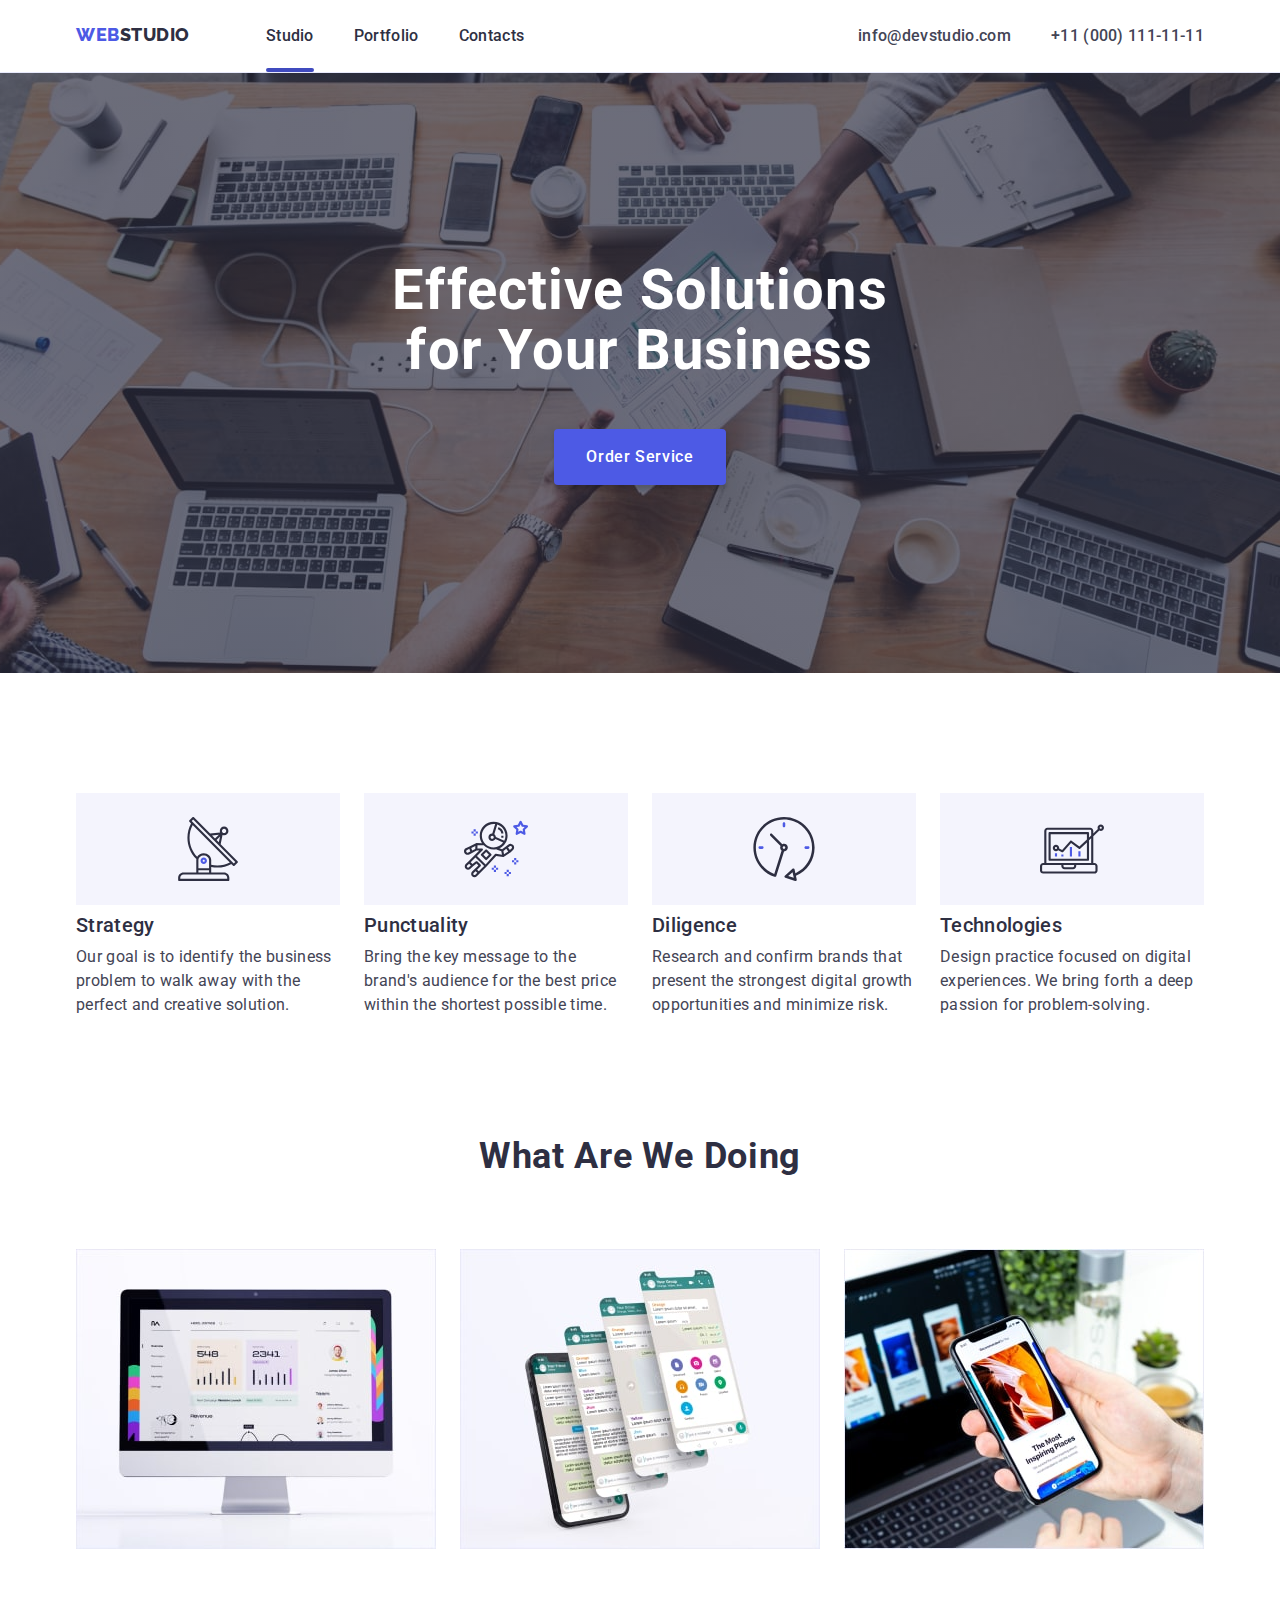
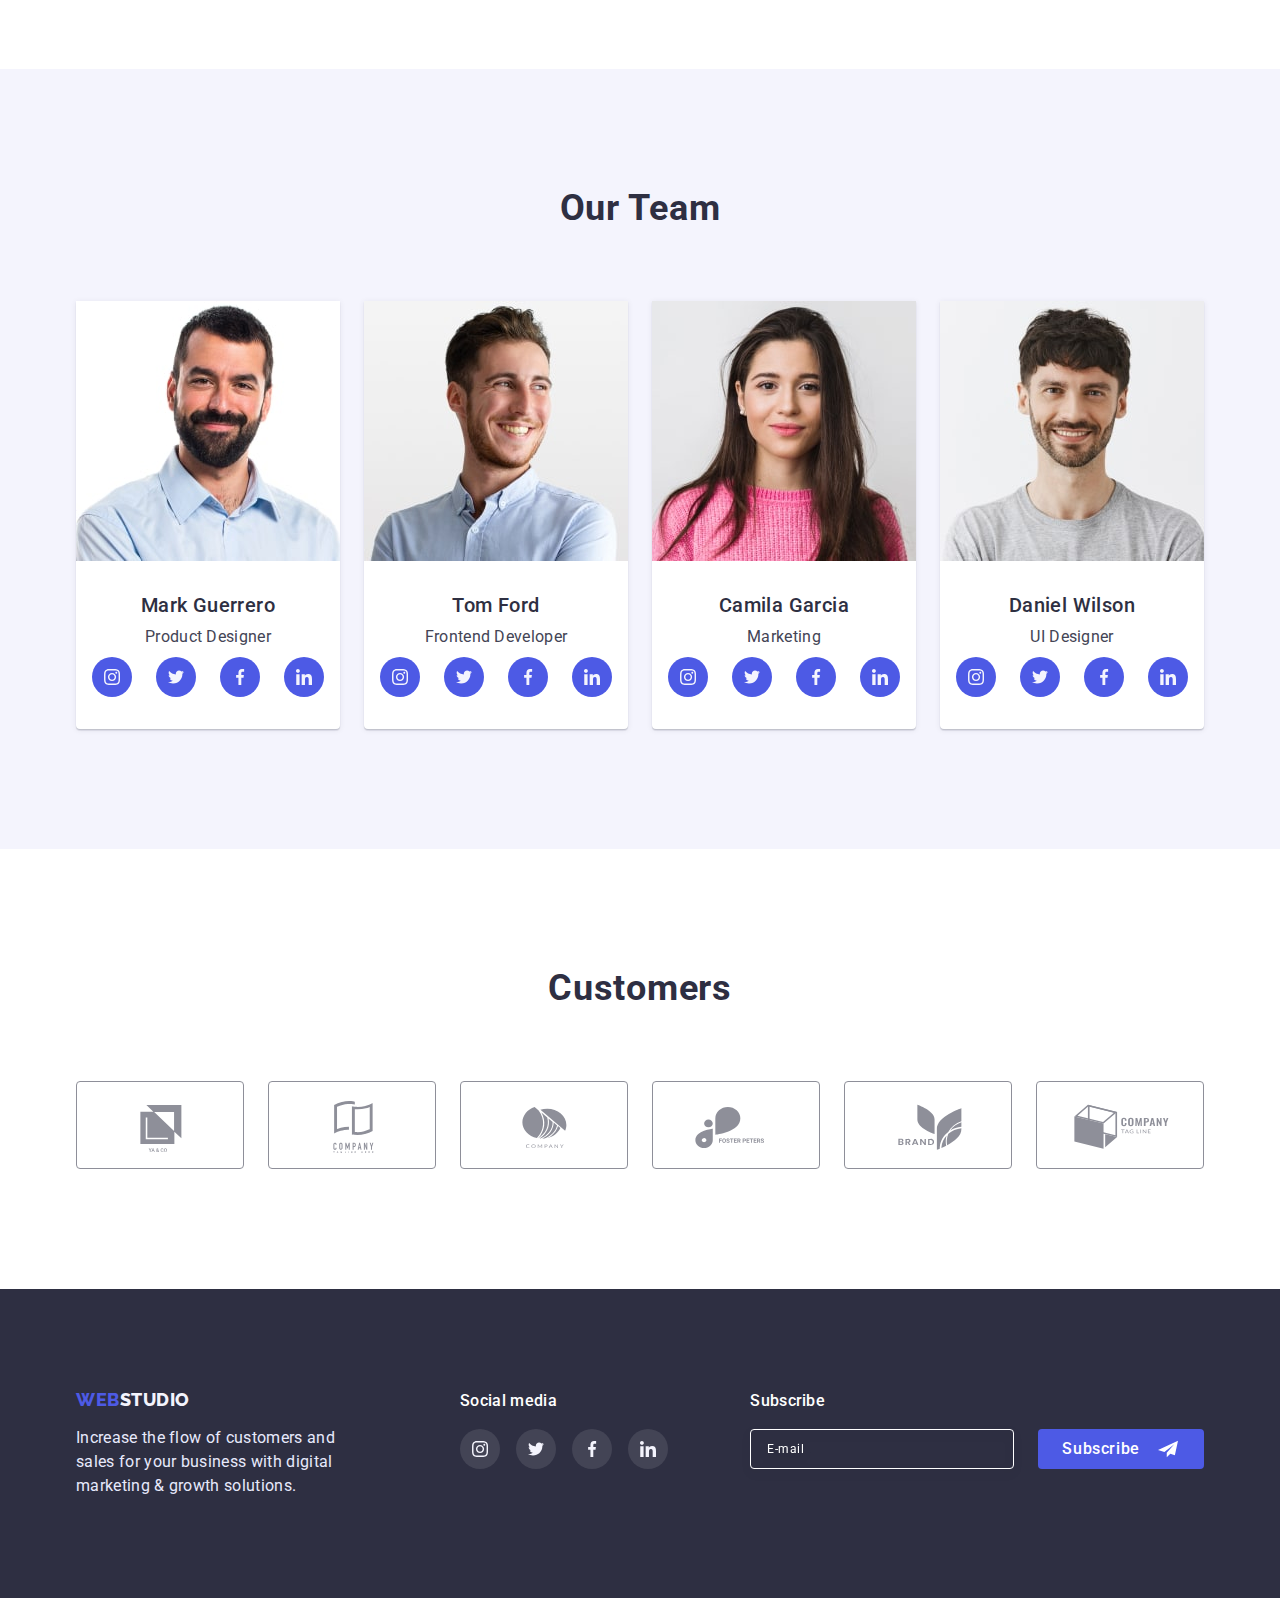
<file: index.html>
<!DOCTYPE html>
<html lang="en">
  <head>
    <meta charset="UTF-8" />
    <meta http-equiv="X-UA-Compatible" content="IE=edge" />
    <meta name="viewport" content="width=device-width, initial-scale=1.0" />
    <title>Business Help</title>
    <link rel="preconnect" href="https://fonts.googleapis.com" />
    <link rel="preconnect" href="https://fonts.gstatic.com" crossorigin />
    <link
      href="https://fonts.googleapis.com/css2?family=Raleway:wght@800&family=Roboto:wght@400;500;700;900&display=swap"
      rel="stylesheet"
    />

    <link
      rel="stylesheet"
      href="https://cdnjs.cloudflare.com/ajax/libs/modern-normalize/1.1.0/modern-normalize.min.css"
    />
    <link rel="stylesheet" href="./css/styles.css" />
  </head>
  <body>
    <header class="header">
      <div class="container header-wrapper">
        <nav class="nav">
          <a class="logo link" href="./index.html"
            >Web<span class="logo-studio link">Studio</span></a
          >
          <ul class="nav-list list">
            <li class="nav-item">
              <a class="nav-item-link link active" href="./index.html"
                >Studio</a
              >
            </li>
            <li class="nav-item">
              <a class="nav-item-link link" href="./portfolio.html"
                >Portfolio</a
              >
            </li>
            <li class="nav-item">
              <a class="nav-item-link link" href="">Contacts</a>
            </li>
          </ul>
        </nav>

        <address class="adress">
          <ul class="adress-list list">
            <li class="adress-item">
              <a class="adress-link link" href="mailto:info@devstudio.com"
                >info@devstudio.com</a
              >
            </li>
            <li class="adress-item">
              <a class="adress-link link" href="tel:+110001111111"
                >+11 (000) 111-11-11</a
              >
            </li>
          </ul>
        </address>
      </div>
    </header>
    <main>
      <section class="hero">
        <div class="overley">
          <div class="container">
            <h1 class="hero-title">Effective Solutions for Your Business</h1>
            <button class="button" type="button" data-modal-open>
              Order Service
            </button>
          </div>
        </div>
      </section>
      <section class="adv">
        <div class="container">
          <h2 hidden class="adv-title">advantages</h2>
          <ul class="adv-list list">
            <li class="adv-item">
              <div class="adv-item-bg">
                <svg width="64" height="64" class="adv-logo-icon">
                  <use href="./images/icons.svg#icon-antenna-1"></use>
                </svg>
              </div>
              <h3 class="adv-item-title">Strategy</h3>
              <p class="adv-item-text">
                Our goal is to identify the business problem to walk away with
                the perfect and creative solution.
              </p>
            </li>
            <li class="adv-item">
              <div class="adv-item-bg">
                <svg width="64" height="64" class="adv-logo-icon">
                  <use href="./images/icons.svg#icon-astronaut-1"></use>
                </svg>
              </div>
              <h3 class="adv-item-title">Punctuality</h3>
              <p class="adv-item-text">
                Bring the key message to the brand's audience for the best price
                within the shortest possible time.
              </p>
            </li>
            <li class="adv-item">
              <div class="adv-item-bg">
                <svg width="64" height="64" class="adv-logo-icon">
                  <use href="./images/icons.svg#icon-clock-1"></use>
                </svg>
              </div>
              <h3 class="adv-item-title">Diligence</h3>
              <p class="adv-item-text">
                Research and confirm brands that present the strongest digital
                growth opportunities and minimize risk.
              </p>
            </li>

            <li class="adv-item">
              <div class="adv-item-bg">
                <svg width="64" height="64" class="adv-logo-icon">
                  <use href="./images/icons.svg#icon-diagram-1"></use>
                </svg>
              </div>
              <h3 class="adv-item-title">Technologies</h3>
              <p class="adv-item-text">
                Design practice focused on digital experiences. We bring forth a
                deep passion for problem-solving.
              </p>
            </li>
          </ul>
        </div>
      </section>
      <section class="ourwork">
        <div class="container">
          <h2 class="ourwork-title">What are we doing</h2>
          <ul class="ourwork-list list">
            <li class="ourwork-item">
              <img
                class="ourwork-photo"
                src="./images/img1.jpg"
                alt="monitor"
                width="360"
              />
            </li>
            <li class="ourwork-item">
              <img
                class="ourwork-photo"
                src="./images/img2.jpg"
                alt="phone"
                width="360"
              />
            </li>
            <li class="ourwork-item">
              <img
                class="ourwork-photo"
                src="./images/img3.jpg"
                alt="notebook"
                width="360"
              />
            </li>
          </ul>
        </div>
      </section>
      <section class="team">
        <div class="container">
          <h2 class="team-title">Our Team</h2>
          <ul class="team-list list">
            <li class="team-item">
              <img
                class="team-photo"
                src="./images/img11.jpg"
                alt="Mark Guerrero"
                width="264"
              />
              <div class="team-box">
                <h3 class="team-sect-title">Mark Guerrero</h3>
                <p class="team-text">Product Designer</p>
                <ul class="soc-list list">
                  <li class="soc-item">
                    <a
                      href="https://www.instagram.com/"
                      target="_blank"
                      rel="noopener noreferrer nofollow"
                      class="soc-link link"
                    >
                      <svg class="team-soc-icon" width="16" height="16">
                        <use href="./images/icons.svg#icon-instagram-1"></use>
                      </svg>
                    </a>
                  </li>
                  <li class="soc-item">
                    <a
                      href="https://twitter.com/"
                      target="_blank"
                      rel="noopener noreferrer nofollow"
                      class="soc-link link"
                    >
                      <svg class="team-soc-icon" width="16" height="16">
                        <use href="./images/icons.svg#icon-twitter-1"></use>
                      </svg>
                    </a>
                  </li>
                  <li class="soc-item">
                    <a
                      href="https://www.facebook.com/"
                      target="_blank"
                      rel="noopener noreferrer nofollow"
                      class="soc-link link"
                    >
                      <svg class="team-soc-icon" width="16" height="16">
                        <use href="./images/icons.svg#icon-facebook-1"></use>
                      </svg>
                    </a>
                  </li>
                  <li class="soc-item">
                    <a
                      href="https://linkedin.com/"
                      target="_blank"
                      rel="noopener noreferrer nofollow"
                      class="soc-link link"
                    >
                      <svg class="team-soc-icon" width="16" height="16">
                        <use href="./images/icons.svg#icon-linkedin-1"></use>
                      </svg>
                    </a>
                  </li>
                </ul>
              </div>
            </li>
            <li class="team-item">
              <img
                class="team-photo"
                src="./images/img12.jpg"
                alt="Tom Ford"
                width="264"
              />
              <div class="team-box">
                <h3 class="team-sect-title">Tom Ford</h3>
                <p class="team-text">Frontend Developer</p>
                <ul class="soc-list list">
                  <li class="soc-item">
                    <a
                      href="https://www.instagram.com/"
                      target="_blank"
                      rel="noopener noreferrer nofollow"
                      class="soc-link link"
                    >
                      <svg class="team-soc-icon" width="16" height="16">
                        <use href="./images/icons.svg#icon-instagram-1"></use>
                      </svg>
                    </a>
                  </li>
                  <li class="soc-item">
                    <a
                      href="https://twitter.com/"
                      target="_blank"
                      rel="noopener noreferrer nofollow"
                      class="soc-link link"
                    >
                      <svg class="team-soc-icon" width="16" height="16">
                        <use href="./images/icons.svg#icon-twitter-1"></use>
                      </svg>
                    </a>
                  </li>
                  <li class="soc-item">
                    <a
                      href="https://www.facebook.com/"
                      target="_blank"
                      rel="noopener noreferrer nofollow"
                      class="soc-link link"
                    >
                      <svg class="team-soc-icon" width="16" height="16">
                        <use href="./images/icons.svg#icon-facebook-1"></use>
                      </svg>
                    </a>
                  </li>
                  <li class="soc-item">
                    <a
                      href="https://linkedin.com/"
                      target="_blank"
                      rel="noopener noreferrer nofollow"
                      class="soc-link link"
                    >
                      <svg class="team-soc-icon" width="16" height="16">
                        <use href="./images/icons.svg#icon-linkedin-1"></use>
                      </svg>
                    </a>
                  </li>
                </ul>
              </div>
            </li>
            <li class="team-item">
              <img
                class="team-photo"
                src="./images/img13.jpg"
                alt="Camila Garcia"
                width="264"
              />
              <div class="team-box">
                <h3 class="team-sect-title">Camila Garcia</h3>
                <p class="team-text">Marketing</p>
                <ul class="soc-list list">
                  <li class="soc-item">
                    <a
                      href="https://www.instagram.com/"
                      target="_blank"
                      rel="noopener noreferrer nofollow"
                      class="soc-link link"
                    >
                      <svg class="team-soc-icon" width="16" height="16">
                        <use href="./images/icons.svg#icon-instagram-1"></use>
                      </svg>
                    </a>
                  </li>
                  <li class="soc-item">
                    <a
                      href="https://twitter.com/"
                      target="_blank"
                      rel="noopener noreferrer nofollow"
                      class="soc-link link"
                    >
                      <svg class="team-soc-icon" width="16" height="16">
                        <use href="./images/icons.svg#icon-twitter-1"></use>
                      </svg>
                    </a>
                  </li>
                  <li class="soc-item">
                    <a
                      href="https://www.facebook.com/"
                      target="_blank"
                      rel="noopener noreferrer nofollow"
                      class="soc-link link"
                    >
                      <svg class="team-soc-icon" width="16" height="16">
                        <use href="./images/icons.svg#icon-facebook-1"></use>
                      </svg>
                    </a>
                  </li>
                  <li class="soc-item">
                    <a
                      href="https://linkedin.com/"
                      target="_blank"
                      rel="noopener noreferrer nofollow"
                      class="soc-link link"
                    >
                      <svg class="team-soc-icon" width="16" height="16">
                        <use href="./images/icons.svg#icon-linkedin-1"></use>
                      </svg>
                    </a>
                  </li>
                </ul>
              </div>
            </li>
            <li class="team-item">
              <img
                class="team-photo"
                src="./images/img14.jpg"
                alt="Daniel Wilson"
                width="264"
              />
              <div class="team-box">
                <h3 class="team-sect-title">Daniel Wilson</h3>
                <p class="team-text">UI Designer</p>
                <ul class="soc-list list">
                  <li class="soc-item">
                    <a
                      href="https://www.instagram.com/"
                      target="_blank"
                      rel="noopener noreferrer nofollow"
                      class="soc-link link"
                    >
                      <svg class="team-soc-icon" width="16" height="16">
                        <use href="./images/icons.svg#icon-instagram-1"></use>
                      </svg>
                    </a>
                  </li>
                  <li class="soc-item">
                    <a
                      href="https://twitter.com/"
                      target="_blank"
                      rel="noopener noreferrer nofollow"
                      class="soc-link link"
                    >
                      <svg class="team-soc-icon" width="16" height="16">
                        <use href="./images/icons.svg#icon-twitter-1"></use>
                      </svg>
                    </a>
                  </li>
                  <li class="soc-item">
                    <a
                      href="https://www.facebook.com/"
                      target="_blank"
                      rel="noopener noreferrer nofollow"
                      class="soc-link link"
                    >
                      <svg class="team-soc-icon" width="16" height="16">
                        <use href="./images/icons.svg#icon-facebook-1"></use>
                      </svg>
                    </a>
                  </li>
                  <li class="soc-item">
                    <a
                      href="https://linkedin.com/"
                      target="_blank"
                      rel="noopener noreferrer nofollow"
                      class="soc-link link"
                    >
                      <svg class="team-soc-icon" width="16" height="16">
                        <use href="./images/icons.svg#icon-linkedin-1"></use>
                      </svg>
                    </a>
                  </li>
                </ul>
              </div>
            </li>
          </ul>
        </div>
      </section>
      <section class="customers">
        <div class="container">
          <h2 class="customers-title">Customers</h2>
          <ul class="customers-list list">
            <li class="customers-item">
              <a
                href=""
                target="_blank"
                rel="noopener noreferrer nofollow"
                class="customers-link link"
              >
                <svg width="104" height="56" class="customers-icon">
                  <use href="./images/icons.svg#icon-logo1"></use>
                </svg>
              </a>
            </li>
            <li class="customers-item">
              <a
                href=""
                target="_blank"
                rel="noopener noreferrer nofollow"
                class="customers-link"
              >
                <svg width="104" height="56" class="customers-icon">
                  <use href="./images/icons.svg#icon-logo2"></use>
                </svg>
              </a>
            </li>
            <li class="customers-item">
              <a
                href=""
                target="_blank"
                rel="noopener noreferrer nofollow"
                class="customers-link"
              >
                <svg width="104" height="56" class="customers-icon">
                  <use href="./images/icons.svg#icon-logo3"></use>
                </svg>
              </a>
            </li>
            <li class="customers-item">
              <a
                href=""
                target="_blank"
                rel="noopener noreferrer nofollow"
                class="customers-link"
              >
                <svg width="104" height="56" class="customers-icon">
                  <use href="./images/icons.svg#icon-logo4"></use>
                </svg>
              </a>
            </li>
            <li class="customers-item">
              <a
                href=""
                target="_blank"
                rel="noopener noreferrer nofollow"
                class="customers-link"
              >
                <svg width="104" height="56" class="customers-icon">
                  <use href="./images/icons.svg#icon-logo5"></use>
                </svg>
              </a>
            </li>
            <li class="customers-item">
              <a
                href=""
                target="_blank"
                rel="noopener noreferrer nofollow"
                class="customers-link"
              >
                <svg width="104" height="56" class="customers-icon">
                  <use href="./images/icons.svg#icon-logo6"></use>
                </svg>
              </a>
            </li>
          </ul>
        </div>
      </section>
    </main>
    <footer class="footer">
      <div class="container footer-container">
        <div class="social">
          <a class="footer-logo link" href="./index.html"
            >Web<span class="footer-logo-studio link">Studio</span></a
          >
          <p class="footer-text">
            Increase the flow of customers and sales for your business with
            digital marketing & growth solutions.
          </p>
        </div>
        <div class="soc-icon">
          <h2 class="footer-soc-title">Social media</h2>
          <ul class="soc-list list">
            <li class="soc-item">
              <a
                href="https://www.instagram.com/"
                target="_blank"
                rel="noopener noreferrer nofollow"
                class="soc-link link"
              >
                <svg class="footer-soc-icon" width="16" height="16">
                  <use href="./images/icons.svg#icon-instagram-1"></use>
                </svg>
              </a>
            </li>
            <li class="soc-item">
              <a
                href="https://twitter.com/"
                target="_blank"
                rel="noopener noreferrer nofollow"
                class="soc-link link"
              >
                <svg class="footer-soc-icon" width="16" height="16">
                  <use href="./images/icons.svg#icon-twitter-1"></use>
                </svg>
              </a>
            </li>
            <li class="soc-item">
              <a
                href="https://www.facebook.com/"
                target="_blank"
                rel="noopener noreferrer nofollow"
                class="soc-link link"
              >
                <svg class="footer-soc-icon" width="16" height="16">
                  <use href="./images/icons.svg#icon-facebook-1"></use>
                </svg>
              </a>
            </li>
            <li class="soc-item">
              <a
                href="https://linkedin.com/"
                target="_blank"
                rel="noopener noreferrer nofollow"
                class="soc-link link"
              >
                <svg class="footer-soc-icon" width="16" height="16">
                  <use href="./images/icons.svg#icon-linkedin-1"></use>
                </svg>
              </a>
            </li>
          </ul>
        </div>
        <form class="footer-form">
          <p class="footer-form-title">Subscribe</p>
          <div class="footer-form-wrap">
            <label class="footer-form-label" for="email">
              <input
                class="footer-form-input"
                type="email"
                name="email"
                id="email"
                placeholder="E-mail"
            /></label>
            <button class="footer-form-button" type="submit">
              Subscribe
              <svg width="24" height="20" class="footer-button-icon">
                <use href="./images/icons.svg#icon-frame-3"></use>
              </svg>
            </button>
          </div>
        </form>
      </div>
    </footer>
    <div class="backdrop is-hidden" data-modal>
      <div class="modal">
        <button type="button" class="data-modal-button" data-modal-close>
          <svg class="modal-close-icon" width="8" height="8">
            <use href="./images/icons.svg#icon-close-black"></use>
          </svg>
        </button>
        <form class="modal-form">
          <p class="modal-title">
            Leave your contacts and we will call you back
          </p>
          <label class="modal-label" for="name"> Name</label>
          <div class="modal-input-wrap">
            <input
              class="modal-input"
              type="text"
              name="name"
              id="name"
              placeholder=""
            />
            <svg class="modal-icon" width="18" height="18">
              <use href="./images/icons.svg#icon-person-black-1"></use>
            </svg>
          </div>

          <label class="modal-label" for="tel"> Phone</label>
          <div class="modal-input-wrap">
            <input class="modal-input" type="tel" name="tel" id="tel" />
            <svg class="modal-icon" width="18" height="18">
              <use href="./images/icons.svg#icon-phone-black-1"></use>
            </svg>
          </div>

          <label class="modal-label" for="email-mod"> Email</label>
          <div class="modal-input-wrap">
            <input
              class="modal-input"
              type="email"
              name="email"
              id="email-mod"
            />
            <svg class="modal-icon" width="18" height="18">
              <use href="./images/icons.svg#icon-email-black-1"></use>
            </svg>
          </div>

          <label class="modal-label" for="comment"> Comment</label>
          <textarea
            class="modal-comment"
            name="comment"
            id="comment"
            placeholder="Text input"
          ></textarea>
          <div class="privat-wrap">
            <input
              type="checkbox"
              name="privat"
              id="privat"
              value="true"
              class="modal-input-privat visually-hidden"
            />
            <label for="privat" class="modal-label-privat">
              <span>
                <svg class="modal-icon-check" width="10" height="8">
                  <use href="./images/icons.svg#icon-check"></use>
                </svg>
              </span>
              I accept the terms and conditions of the
              <a class="privat-link" rel="noopener nofollow noreferrer" href=""
                >Privacy Policy</a
              >
            </label>
          </div>
          <button class="modal-button" type="submit">Send</button>
        </form>
      </div>
    </div>
    <script src="./js/modal.js"></script>
  </body>
</html>
</file>
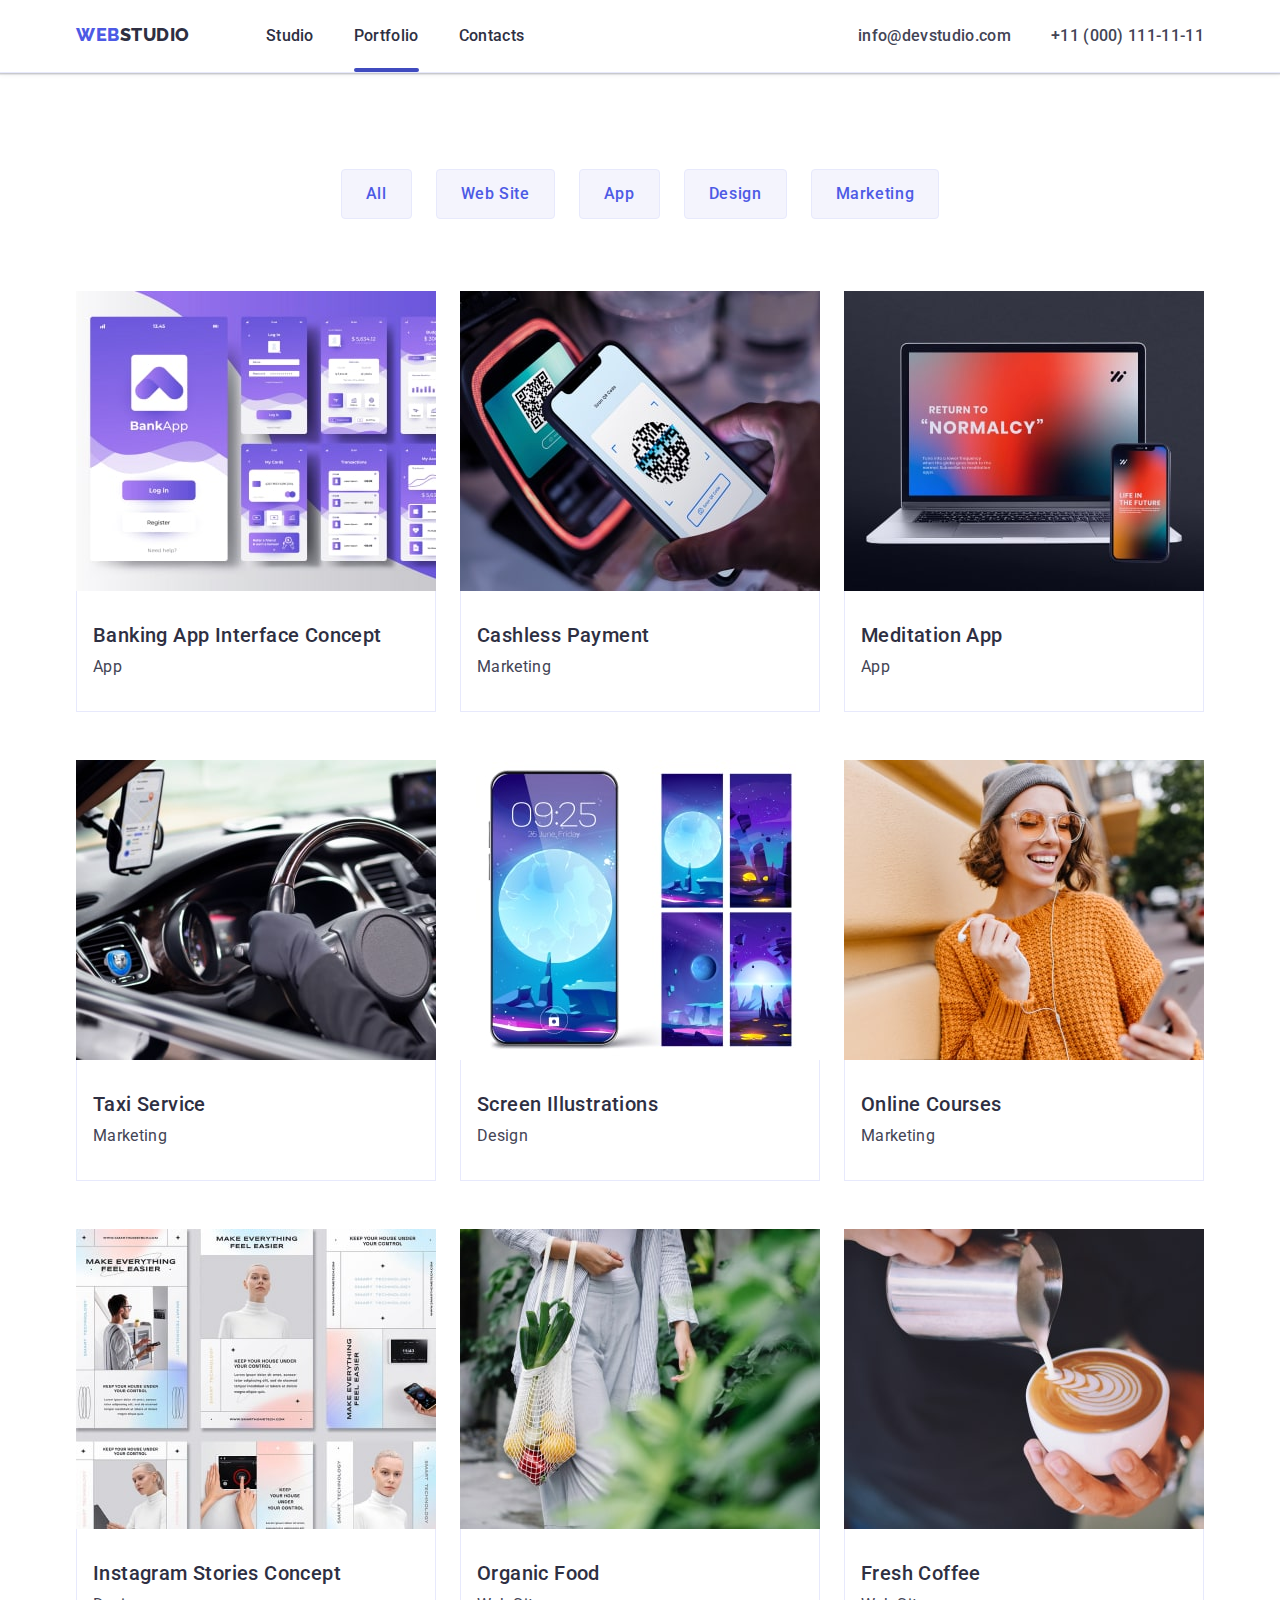
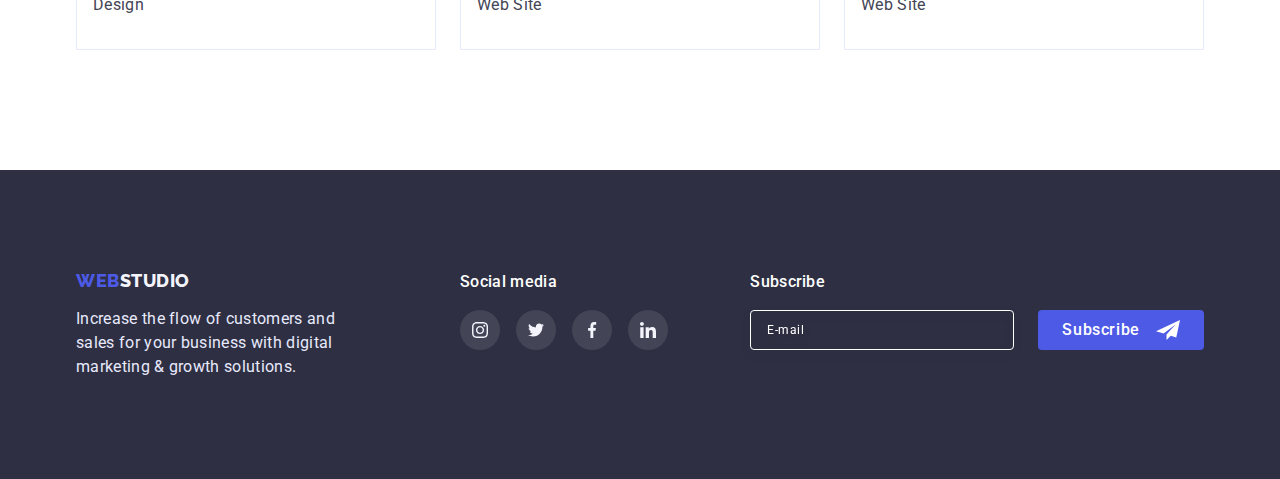
<file: portfolio.html>
<!DOCTYPE html>
<html lang="en">
  <head>
    <meta charset="UTF-8" />
    <meta http-equiv="X-UA-Compatible" content="IE=edge" />
    <meta name="viewport" content="width=device-width, initial-scale=1.0" />
    <title>Business Help</title>
    <link rel="preconnect" href="https://fonts.googleapis.com" />
    <link rel="preconnect" href="https://fonts.gstatic.com" crossorigin />
    <link
      href="https://fonts.googleapis.com/css2?family=Raleway:wght@800&family=Roboto:wght@400;500;700;900&display=swap"
      rel="stylesheet"
    />
    <link
      rel="stylesheet"
      href="https://cdnjs.cloudflare.com/ajax/libs/modern-normalize/1.1.0/modern-normalize.min.css"
    />
    <link rel="stylesheet" href="./css/styles.css" />
  </head>
  <body>
    <header class="header port-header">
      <div class="container header-wrapper">
        <nav class="nav">
          <a class="logo link" href="./index.html"
            >Web<span class="logo-studio link">Studio</span></a
          >
          <ul class="nav-list list">
            <li class="nav-item">
              <a class="nav-item-link link" href="./index.html">Studio</a>
            </li>
            <li class="nav-item">
              <a class="nav-item-link link active" href="./portfolio.html"
                >Portfolio</a
              >
            </li>
            <li class="nav-item">
              <a class="nav-item-link link" href="">Contacts</a>
            </li>
          </ul>
        </nav>

        <address class="adress">
          <ul class="adress-list list">
            <li class="adress-item">
              <a class="adress-link link" href="mailto:info@devstudio.com"
                >info@devstudio.com</a
              >
            </li>
            <li class="adress-item">
              <a class="adress-link link" href="tel:+110001111111"
                >+11 (000) 111-11-11</a
              >
            </li>
          </ul>
        </address>
      </div>
    </header>
    <main>
      <section class="portfolio">
        <div class="container">
          <h1 hidden class="portfolio-title">Portfolio</h1>
          <ul class="porbutton-list list">
            <li class="portbutton-item">
              <button type="button" class="portbutton">All</button>
            </li>
            <li class="portbutton-item">
              <button type="button" class="portbutton">Web Site</button>
            </li>
            <li class="portbutton-item">
              <button type="button" class="portbutton">App</button>
            </li>
            <li class="portbutton-item">
              <button type="button" class="portbutton">Design</button>
            </li>
            <li class="portbutton-item">
              <button type="button" class="portbutton">Marketing</button>
            </li>
          </ul>
          <ul class="portfolio-list list">
            <li class="portfolio-item">
              <a class="port-link link" href="">
                <div class="port-wrap-overlay">
                  <img
                    class="port-link-img"
                    src="./images/img21.jpg"
                    width="360"
                    height="300"
                    alt="app"
                  />
                  <p class="port-overlay-text">
                    14 Stylish and User-Friendly App Design Concepts · Task
                    Manager App · Calorie Tracker App · Exotic Fruit Ecommerce
                    App · Cloud Storage App
                  </p>
                </div>
                <div class="border-text">
                  <h2 class="portfolio-subtitle">
                    Banking App Interface Concept
                  </h2>
                  <p class="portfolio-text">App</p>
                </div>
              </a>
            </li>
            <li class="portfolio-item">
              <a class="port-link link" href="">
                <div class="port-wrap-overlay">
                  <img
                    class="port-link-img"
                    src="./images/img22.jpg"
                    width="360"
                    height="300"
                    alt="marketing"
                  />
                  <p class="port-overlay-text">
                    14 Stylish and User-Friendly App Design Concepts · Task
                    Manager App · Calorie Tracker App · Exotic Fruit Ecommerce
                    App · Cloud Storage App
                  </p>
                </div>
                <div class="border-text">
                  <h2 class="portfolio-subtitle">Cashless Payment</h2>
                  <p class="portfolio-text">Marketing</p>
                </div>
              </a>
            </li>
            <li class="portfolio-item">
              <a class="port-link link" href="">
                <div class="port-wrap-overlay">
                  <img
                    class="port-link-img"
                    src="./images/img23.jpg"
                    width="360"
                    height="300"
                    alt="app"
                  />
                  <p class="port-overlay-text">
                    14 Stylish and User-Friendly App Design Concepts · Task
                    Manager App · Calorie Tracker App · Exotic Fruit Ecommerce
                    App · Cloud Storage App
                  </p>
                </div>
                <div class="border-text">
                  <h2 class="portfolio-subtitle">Meditation App</h2>
                  <p class="portfolio-text">App</p>
                </div></a
              >
            </li>
            <li class="portfolio-item">
              <a class="port-link link" href="">
                <div class="port-wrap-overlay">
                  <img
                    class="port-link-img"
                    src="./images/img24.jpg"
                    width="360"
                    height="300"
                    alt="marketing"
                  />
                  <p class="port-overlay-text">
                    14 Stylish and User-Friendly App Design Concepts · Task
                    Manager App · Calorie Tracker App · Exotic Fruit Ecommerce
                    App · Cloud Storage App
                  </p>
                </div>
                <div class="border-text">
                  <h2 class="portfolio-subtitle">Taxi Service</h2>
                  <p class="portfolio-text">Marketing</p>
                </div>
              </a>
            </li>
            <li class="portfolio-item">
              <a class="port-link link" href="">
                <div class="port-wrap-overlay">
                  <img
                    class="port-link-img"
                    src="./images/img25.jpg"
                    width="360"
                    height="300"
                    alt="design"
                  />
                  <p class="port-overlay-text">
                    14 Stylish and User-Friendly App Design Concepts · Task
                    Manager App · Calorie Tracker App · Exotic Fruit Ecommerce
                    App · Cloud Storage App
                  </p>
                </div>
                <div class="border-text">
                  <h2 class="portfolio-subtitle">Screen Illustrations</h2>
                  <p class="portfolio-text">Design</p>
                </div>
              </a>
            </li>
            <li class="portfolio-item">
              <a class="port-link link" href="">
                <div class="port-wrap-overlay">
                  <img
                    class="port-link-img"
                    src="./images/img26.jpg"
                    width="360"
                    height="300"
                    alt="marketing"
                  />
                  <p class="port-overlay-text">
                    14 Stylish and User-Friendly App Design Concepts · Task
                    Manager App · Calorie Tracker App · Exotic Fruit Ecommerce
                    App · Cloud Storage App
                  </p>
                </div>
                <div class="border-text">
                  <h2 class="portfolio-subtitle">Online Courses</h2>
                  <p class="portfolio-text">Marketing</p>
                </div>
              </a>
            </li>
            <li class="portfolio-item">
              <a class="port-link link" href="">
                <div class="port-wrap-overlay">
                  <img
                    class="port-link-img"
                    src="./images/img27.jpg"
                    width="360"
                    height="300"
                    alt="design"
                  />
                  <p class="port-overlay-text">
                    14 Stylish and User-Friendly App Design Concepts · Task
                    Manager App · Calorie Tracker App · Exotic Fruit Ecommerce
                    App · Cloud Storage App
                  </p>
                </div>
                <div class="border-text">
                  <h2 class="portfolio-subtitle">Instagram Stories Concept</h2>
                  <p class="portfolio-text">Design</p>
                </div>
              </a>
            </li>
            <li class="portfolio-item">
              <a class="port-link link" href="">
                <div class="port-wrap-overlay">
                  <img
                    class="port-link-img"
                    src="./images/img28.jpg"
                    width="360"
                    height="300"
                    alt="web site"
                  />
                  <p class="port-overlay-text">
                    14 Stylish and User-Friendly App Design Concepts · Task
                    Manager App · Calorie Tracker App · Exotic Fruit Ecommerce
                    App · Cloud Storage App
                  </p>
                </div>
                <div class="border-text">
                  <h2 class="portfolio-subtitle">Organic Food</h2>
                  <p class="portfolio-text">Web Site</p>
                </div>
              </a>
            </li>
            <li class="portfolio-item">
              <a class="port-link link" href="">
                <div class="port-wrap-overlay">
                  <img
                    class="port-link-img"
                    src="./images/img29.jpg"
                    width="360"
                    height="300"
                    alt="web site"
                  />
                  <p class="port-overlay-text">
                    14 Stylish and User-Friendly App Design Concepts · Task
                    Manager App · Calorie Tracker App · Exotic Fruit Ecommerce
                    App · Cloud Storage App
                  </p>
                </div>
                <div class="border-text">
                  <h2 class="portfolio-subtitle">Fresh Coffee</h2>
                  <p class="portfolio-text">Web Site</p>
                </div>
              </a>
            </li>
          </ul>
        </div>
      </section>
    </main>
    <footer class="footer">
      <div class="container footer-container">
        <div class="social">
          <a class="footer-logo link" href="./index.html"
            >Web<span class="footer-logo-studio link">Studio</span></a
          >
          <p class="footer-text">
            Increase the flow of customers and sales for your business with
            digital marketing & growth solutions.
          </p>
        </div>
        <div class="soc-icon">
          <h2 class="footer-soc-title">Social media</h2>
          <ul class="soc-list list">
            <li class="soc-item">
              <a
                href="https://www.instagram.com/"
                target="_blank"
                rel="noopener noreferrer nofollow"
                class="soc-link link"
              >
                <svg class="footer-soc-icon" width="16" height="16">
                  <use href="./images/icons.svg#icon-instagram-1"></use>
                </svg>
              </a>
            </li>
            <li class="soc-item">
              <a
                href="https://twitter.com/"
                target="_blank"
                rel="noopener noreferrer nofollow"
                class="soc-link link"
              >
                <svg class="footer-soc-icon" width="16" height="16">
                  <use href="./images/icons.svg#icon-twitter-1"></use>
                </svg>
              </a>
            </li>
            <li class="soc-item">
              <a
                href="https://www.facebook.com/"
                target="_blank"
                rel="noopener noreferrer nofollow"
                class="soc-link link"
              >
                <svg class="footer-soc-icon" width="16" height="16">
                  <use href="./images/icons.svg#icon-facebook-1"></use>
                </svg>
              </a>
            </li>
            <li class="soc-item">
              <a
                href="https://linkedin.com/"
                target="_blank"
                rel="noopener noreferrer nofollow"
                class="soc-link link"
              >
                <svg class="footer-soc-icon" width="16" height="16">
                  <use href="./images/icons.svg#icon-linkedin-1"></use>
                </svg>
              </a>
            </li>
          </ul>
        </div>
        <form class="footer-form">
          <p class="footer-form-title">Subscribe</p>
          <div class="footer-form-wrap">
            <label class="footer-form-title" for="email">
              <input
                class="footer-form-input"
                type="email"
                name="email"
                id="email"
                placeholder="E-mail"
            /></label>
            <button class="footer-form-button" type="submit">
              Subscribe
              <svg width="24" height="24" class="footer-button-icon">
                <use href="./images/icons.svg#icon-frame-3"></use>
              </svg>
            </button>
          </div>
        </form>
      </div>
    </footer>
  </body>
</html>
</file>
<file: css/styles.css>
/* root color */

:root {
    --primary-brand: #4D5AE5;
    --pressed-state: #404BBF;
    --title-dark: #2E2F42;
    --success: #31D0AA;
    --text: #434455;
    --subtle-text: #8E8F99;
    --accent: #E7E9FC;
    --light: #F4F4FD;
    --modal-overlay: rgba(46, 47, 66, 0.4);
    --hero-background: rgba(46, 47, 66, 0.7);
    --tranform: 250ms cubic-bezier(0.4, 0, 0.2, 1);
}

body {
    font-family: 'Roboto', sans-serif;
    background-color: #fff;
    letter-spacing: 0.02em;
    color: var(--text);
}

img {
    display: block;
}

p,
h1,
h2,
h3,
h4,
h5,
h6 {
    margin: 0;
}

ul {
    padding-left: 0;
    margin: 0;
}

button {
    cursor: pointer;
}

address {
    font-style: normal;
}

.visually-hidden {
    position: absolute;
    width: 1px;
    height: 1px;
    margin: -1px;
    border: 0;
    padding: 0;

    white-space: nowrap;
    clip-path: inset(100%);
    clip: rect(0 0 0 0);
    overflow: hidden;
}

.container {
    width: 1158px;
    padding-left: 15px;
    padding-right: 15px;
    margin: 0 auto;
    /* outline: 2px solid red; */
}

.list {
    list-style: none;
}

.link {
    text-decoration: none;
    font-style: normal;
    transition: color var(--tranform);


}

.link:hover,
.link:focus {
    color: var(--pressed-state);
}

.link:hover .logo-studio {
    color: var(--pressed-state);
}

.link:focus .logo-studio {
    color: var(--pressed-state);
}

/* ----------------HEADER-------------- */
.header {
    border-bottom: 1px solid var(--accent);
}

.header-wrapper {
    display: flex;
}


/* ----------------------navigations------------------ */

.nav {
    display: flex;
}

/* logo */
.logo {
    padding-top: 24px;
    padding-bottom: 24px;
    margin-right: 76px;


    color: var(--primary-brand);
    font-family: 'Raleway', sans-serif;
    font-weight: 800;
    font-size: 18px;
    line-height: 1.17;
    letter-spacing: 0.03em;
    text-transform: uppercase;


}

.logo-studio {
    color: var(--title-dark);

}

.nav-list {
    display: flex;
    gap: 40px;
}

.nav-item-link {
    position: relative;
    display: flex;
    flex-direction: column;
    padding-top: 24px;
    padding-bottom: 24px;

    color: var(--title-dark);
    font-weight: 500;
    font-size: 16px;
    line-height: 1.5;

}

.active.nav-item-link::after {
    content: '';
    position: absolute;
    width: 100%;
    left: 0;
    bottom: 0;

    border: 2px solid var(--pressed-state);
    border-radius: 2px;
}

/* /* ----------------------adress------------------ */
.adress {
    margin-left: auto;
}

.adress-list {
    display: flex;
    gap: 40px;
}

.adress-link {

    display: block;
    padding-top: 24px;
    padding-bottom: 24px;

    color: var(--text);
    font-weight: 500;
    font-size: 16px;
    line-height: 1.5;


}

/*  /* ----------------------Hero----------------- */
.hero {

    text-align: center;

}

.overley {
    padding-top: 188px;
    padding-bottom: 188px;
    max-width: 1600px;
    height: 600px;
    margin-left: auto;
    margin-right: auto;
    background-color: rgba(46, 47, 66, 0.7);
    background-image: linear-gradient(rgba(46, 47, 66, 0.7), rgba(46, 47, 66, 0.7)), url(../images/people-office-1.jpg);
    background-repeat: no-repeat;
    background-position: center;
    background-size: cover;
}


.hero-title {
    max-width: 496px;
    margin-bottom: 48px;
    margin-left: auto;
    margin-right: auto;

    color: #fff;
    font-size: 56px;
    line-height: 1.07;
    letter-spacing: 0.02em;
}

.button {
    padding: 16px 32px;
    border-radius: 4px;
    box-shadow: 0px 4px 4px rgba(0, 0, 0, 0.15);
    transition: background-color var(--tranform);

    font-family: 'Roboto', sans-serif;
    background: var(--primary-brand);
    color: #fff;
    font-weight: 500;
    font-size: 16px;
    line-height: 1.5;
    align-items: center;
    letter-spacing: 0.04em;
    font-style: inherit;
    border: transparent;
}

.button:hover,
.button:focus {
    background-color: var(--pressed-state);
}

/* ----------------------advansed------------------  */
.adv {
    padding: 120px 0;
}

.adv-title {}


.adv-list {

    display: flex;
    gap: 24px;
}

.adv-item {
    width: calc((100% - 24px * 3) / 4);
}

.adv-item-bg {
    margin-bottom: 8px;
    padding: 24px 100px;
    height: 112px;
    background-color: var(--light);

}

.adv-item-title {
    margin-bottom: 8px;

    color: var(--title-dark);
    font-weight: 500;
    font-size: 20px;
    line-height: 1.2;

}

.adv-item-text {
    font-size: 16px;
    line-height: 1.5;
}



/* ----------------------our works------------------
 */
.ourwork {
    padding-bottom: 120px;
}

.ourwork-title {
    margin-bottom: 72px;

    color: var(--title-dark);
    font-size: 36px;
    line-height: 1.11;
    letter-spacing: 0.02em;
    text-align: center;
    text-transform: capitalize;
}

.ourwork-list {
    display: flex;
    gap: 24px;
}

.ourwork-item {
    width: calc((100% - 48px) / 3);
}

/*  ----------------------our team------------------ */
.team {
    background-color: var(--light);
    padding-top: 120px;
    padding-bottom: 120px;
}

.team-title {
    margin-bottom: 72px;

    color: var(--title-dark);
    font-size: 36px;
    line-height: 1.11;
    letter-spacing: 0.02em;
    text-align: center;
    text-transform: capitalize;

}

.team-list {
    display: flex;
    gap: 24px;
}

.team-item {
    width: calc((100% - 72px) / 4);
    background: #FFF;
    box-shadow: 0px 1px 6px rgba(46, 47, 66, 0.08), 0px 1px 1px rgba(46, 47, 66, 0.16), 0px 2px 1px rgba(46, 47, 66, 0.08);
    border-radius: 0px 0px 4px 4px;
}

.team-box {
    padding-top: 32px;
    padding-bottom: 32px;
}

.team-sect-title {
    margin-bottom: 8px;

    color: var(--title-dark);
    font-weight: 500;
    font-size: 20px;
    line-height: 1.2;
    letter-spacing: 0.02em;
    text-align: center;
}

.team-text {
    font-size: 16px;
    line-height: 1.5;
    text-align: center;
    margin-bottom: 8px;
}

.soc-link-box {}

.soc-list {
    display: flex;
    gap: 24px;
    justify-content: center;
}

.soc-item {}

.soc-link {
    width: 40px;
    height: 40px;
    padding: 12px;
    background-color: var(--primary-brand);
    border-radius: 50%;
    display: block;
    transition: background-color var(--tranform);

}

.team-soc-icon {
    fill: var(--light);
}

.soc-link:hover,
.soc-link:focus {
    background-color: var(--pressed-state);
}

/* -------------------Customers----------------- */


.customers {
    padding-top: 120px;
    padding-bottom: 120px;
}

.customers-title {
    margin-bottom: 72px;

    color: var(--title-dark);
    font-size: 36px;
    line-height: 1.11;
    letter-spacing: 0.02em;
    text-align: center;
    text-transform: capitalize;
}

.customers-list {
    display: flex;
    gap: 24px;
    justify-content: center;
}

.customers-item {
    width: 168px;
}

.customers-link {
    transition: border var(--tranform), border-radius var(--tranform);
    height: 88px;
    padding: 16px;
    display: block;
    text-align: center;
    border: 1px solid var(--subtle-text);
    border-radius: 4px;

}


.customers-link:hover,
.customers-link:focus {
    border: 1px solid var(--pressed-state);
    border-radius: 4px;

}

.customers-icon {
    transition: fill var(--tranform);
    fill: var(--subtle-text);
}

.customers-link:hover .customers-icon {
    fill: var(--pressed-state);
}


.customers-link:focus .customers-icon {
    fill: var(--pressed-state);
}



/* ----------------------footer------------------ */
.footer {
    padding-top: 100px;
    padding-bottom: 100px;

    background-color: var(--title-dark);
}

.social {
    margin-right: 120px;
}

.footer-logo {
    margin-bottom: 16px;

    display: block;
    font-family: "Raleway", sans-serif;
    color: var(--primary-brand);
    font-weight: 800;
    font-size: 18px;
    line-height: 1.17;
    letter-spacing: 0.03em;
    text-transform: uppercase;
}

.footer-logo-studio {
    color: var(--light);
    font-family: "Raleway", sans-serif;
    font-weight: 800;
    font-size: 18px;
    line-height: 1.17;
    letter-spacing: 0.03em;
    text-transform: uppercase;
}

.link:hover .footer-logo-studio {
    color: var(--pressed-state);
}

.link:focus .footer-logo-studio {
    color: var(--pressed-state);
}

.footer-text {

    color: var(--accent);
    font-size: 16px;
    line-height: 1.5;
    width: 264px;

}

.footer-container {
    display: flex;

}

.soc-icon {
    margin-right: auto;
}




.footer-soc-title {
    margin-bottom: 16px;

    color: #FFF;
    font-family: 'Roboto';
    font-weight: 500;
    font-size: 16px;
    line-height: 1.5;
    letter-spacing: 0.02em;

}

.footer .soc-list {
    gap: 16px;
}

.footer .soc-link {
    background-color: rgba(255, 255, 255, 0.1);

}

.footer .soc-link:hover,
.footer .soc-link:focus {
    background-color: var(--success);
}

.footer-soc-icon {
    fill: var(--light);
}


.footer-form-title {
    font-weight: 500;
    font-size: 16px;
    line-height: 1.5;
    color: #fff;
    margin-bottom: 16px;
}


.footer-form-wrap {
    display: flex;
    gap: 24px;
    align-items: flex-start;
}

.footer-form-input {
    width: 264px;
    height: 40px;
    background-color: inherit;
    border: 1px solid #FFFFFF;
    filter: drop-shadow(0px 4px 4px rgba(0, 0, 0, 0.15));
    border-radius: 4px;
    padding: 8px 16px;
    font-size: 12px;
    line-height: 2;
    letter-spacing: 0.04em;
    color: #FFF;

}

.footer-form-input::placeholder {
    font-size: 12px;
    line-height: 2;
    letter-spacing: 0.04em;
    color: #FFF;
}

.footer-form-button {
    display: flex;
    align-items: center;
    gap: 16px;
    padding: 8px 24px;
    transition: background-color var(--tranform);

    font-weight: 500;
    font-size: 16px;
    line-height: 1.5;
    letter-spacing: 0.04em;
    text-align: center;
    color: #FFF;
    background-color: var(--primary-brand);
    border: 1px;
    border-color: transparent;
    border-radius: 4px;

}

.footer-form-button:hover,
.footer-form-button:focus {
    background-color: var(--pressed-state);
}

.footer-button-icon {
    fill: #FFF;
}

/* ----------------------PORTFOLIO------------------ */

.header.port-header {
    box-shadow: 0px 2px 1px rgba(46, 47, 66, 0.08), 0px 1px 1px rgba(46, 47, 66, 0.16), 0px 1px 6px rgba(46, 47, 66, 0.08);
}

.portfolio {
    padding-top: 96px;
    padding-bottom: 120px;
}

.portfolio-title {}

.porbutton-list {
    margin-bottom: 72px;
    display: flex;
    gap: 24px;
    justify-content: center;

}

.portbutton-item {}

.portbutton {
    padding: 12px 24px;
    transition: color var(--tranform), background-color var(--tranform), box-shadow var(--tranform);

    font-family: 'Roboto', sans-serif;
    font-style: inherit;
    color: var(--primary-brand);
    background-color: var(--light);
    font-weight: 500;
    font-size: 16px;
    line-height: 1.5;
    text-align: center;
    letter-spacing: 0.04em;
    border: 1px solid var(--accent);
    border-radius: 4px;
}

.portbutton:hover,
.portbutton:focus {
    color: #fff;
    background-color: var(--pressed-state);
    box-shadow: 0px 3px 1px rgba(0, 0, 0, 0.1), 0px 2px 1px rgba(0, 0, 0, 0.08), 0px 2px 2px rgba(0, 0, 0, 0.12);
}

.portfolio-list {
    display: flex;
    flex-wrap: wrap;
    gap: 48px 24px;
}

.portfolio-item {

    width: calc((100% - 48px) / 3);


}

.port-link {
    display: block;

    transition: box-shadow var(--tranform);
}

.port-link:hover,
.port-link:focus {
    box-shadow: 0px 1px 6px rgba(46, 47, 66, 0.08), 0px 1px 1px rgba(46, 47, 66, 0.16), 0px 2px 1px rgba(46, 47, 66, 0.08);
}

.port-wrap-overlay {
    position: relative;
    overflow: hidden;
}

.port-overlay-text {
    position: absolute;
    top: 0;
    left: 0;
    height: 100%;
    transform: translateY(100%);
    transition: transform var(--tranform);

    padding-top: 40px;
    padding-left: 32px;
    padding-right: 32px;

    color: var(--light);
    background-color: var(--primary-brand);
    font-size: 16px;
    line-height: 1.5;
    letter-spacing: 0.02em;

}

.port-link:hover .port-overlay-text,
.port-link:focus .port-overlay-text {
    transform: translateX(0);
}


.border-text {
    padding-top: 32px;
    padding-bottom: 32px;
    padding-left: 16px;
    background: #FFF;
    border-left: 1px solid var(--accent);
    border-bottom: 1px solid var(--accent);
    border-right: 1px solid var(--accent);
}

.portfolio-subtitle {
    margin-bottom: 8px;

    color: var(--title-dark);
    font-weight: 500;
    font-size: 20px;
    line-height: 1.2;
    letter-spacing: 0.02em;
}

.portfolio-text {

    color: var(--text);
    font-size: 16px;
    line-height: 1.5;
    letter-spacing: 0.02em;
}

/* ----------MODAL------------- */

.backdrop {
    position: fixed;
    top: 0;
    left: 0;
    width: 100%;
    height: 100%;

    opacity: 1;
    background-color: rgba(46, 47, 66, 0.4);

    transition: opacity var(--tranform), transform var(--tranform), visibility var(--tranform);

}

.backdrop.is-hidden {
    visibility: hidden;
    opacity: 0;
    pointer-events: none;
}

.backdrop.is-hidden .modal {
    transform: translate(-50%, -50%) scale(0);
}

.modal {

    position: absolute;
    top: 50%;
    left: 50%;
    transform: translate(-50%, -50%) scale(1);

    max-width: 408px;
    height: 584px;
    padding: 24px;

    background: #FCFCFC;
    box-shadow: 0px 1px 1px rgba(0, 0, 0, 0.14), 0px 1px 3px rgba(0, 0, 0, 0.12), 0px 2px 1px rgba(0, 0, 0, 0.2);
    border-radius: 4px;

    transition: opacity var(--tranform), transform var(--tranform), visibility var(--tranform);
}


.data-modal-button {
    display: block;
    margin-left: auto;
    width: 24px;
    height: 24px;
    padding: 8px;
    background-color: var(--accent);
    border-radius: 50%;
    border: 1px solid rgba(0, 0, 0, 0.1);
    transition: fill var(--tranform), background-color var(--tranform);
}

.data-modal-button:focus,
.data-modal-button:hover {
    fill: #FFF;
    background-color: var(--pressed-state);
}

.modal-close-icon {
    display: block;
}


.modal-form {
    margin-top: 24px;
}

.modal-title {
    margin-bottom: 16px;
    font-weight: 500;
    font-size: 16px;
    line-height: 1.5;
    text-align: center;
    color: var(--title-dark);
}

.modal-label {
    display: block;
    margin-top: 0;
    margin-bottom: 4px;
    font-size: 12px;
    line-height: 1.17;
    letter-spacing: 0.04em;
    color: var(--subtle-text);
}

.modal-input {
    width: 100%;
    height: 40px;
    padding: 8px 16px 8px 38px;

    font-size: 12px;
    line-height: 1.17;
    letter-spacing: 0.04em;
    color: var(--subtle-text);
    border: 1px solid var(--title-dark);
    border-radius: 4px;
    outline: transparent;
    transition: border var(--tranform);

}

.modal-icon {
    transition: fill var(--tranform);
}

.modal-input:focus {
    border: 1px solid var(--primary-brand);

}

.modal-input:focus+.modal-icon {
    fill: var(--primary-brand)
}

.modal-input-wrap {
    position: relative;
    margin-bottom: 8px;
}

.modal-icon {
    position: absolute;
    left: 16px;
    top: 50%;
    transform: translateY(-50%);
}

.modal-comment {
    width: 100%;
    height: 120px;
    margin-bottom: 16px;
    padding: 8px 16px;
    font-size: 12px;
    line-height: 1.17;
    letter-spacing: 0.04em;
    color: var(--subtle-text);
    border: 1px solid var(--title-dark);
    border-radius: 4px;
    resize: none;
    outline: transparent;
    transition: border var(--tranform);
}

.modal-comment:focus {
    border: 1px solid var(--primary-brand);
}

.modal-comment::placeholder {
    font-size: 12px;
    line-height: 1.17;
    letter-spacing: 0.04em;
    color: rgba(46, 47, 66, 0.4);
}

.privat-wrap {}

.modal-input-privat {
    width: 16px;
    height: 16px;

}

.privat-link {
    color: var(--primary-brand);
    transition: color var(--tranform);

}

.privat-link:hover,
.privat-link:focus {
    color: var(--pressed-state);
}

.modal-button {
    display: block;
    margin: 24px auto;
    padding: 16px 32px;

    font-weight: 500;
    font-size: 16px;
    line-height: 1.5;
    text-align: center;
    letter-spacing: 0.04em;
    color: #FFF;
    background-color: var(--primary-brand);
    box-shadow: 0px 4px 4px rgba(0, 0, 0, 0.15);
    border: transparent;
    border-radius: 4px;
    transition: background-color var(--tranform);
}

.modal-button:hover,
.modal-button:focus {
    background-color: var(--pressed-state);
}

.modal-label-privat {
    display: flex;
    align-items: center;
    gap: 8px;
    font-size: 12px;
    line-height: 1.17;
    letter-spacing: 0.04em;
    color: var(--subtle-text);

}

.modal-label-privat span {

    width: 16px;
    height: 16px;
    border: 1px solid var(--title-dark);
    border-radius: 2px;
    fill: transparent;
    display: flex;
    align-items: center;
    justify-content: center;
    transition: fill var(--tranform), background-color var(--tranform), border-color var(--tranform);
}

.modal-input-privat:checked+.modal-label-privat span {
    fill: #FFF;
    background-color: var(--pressed-state);
    border: 1px solid var(--pressed-state);
    border-radius: 2px;
}

.modal-input-privat:focus+.modal-label-privat span {
    border-color: var(--primary-brand);
}
</file>
